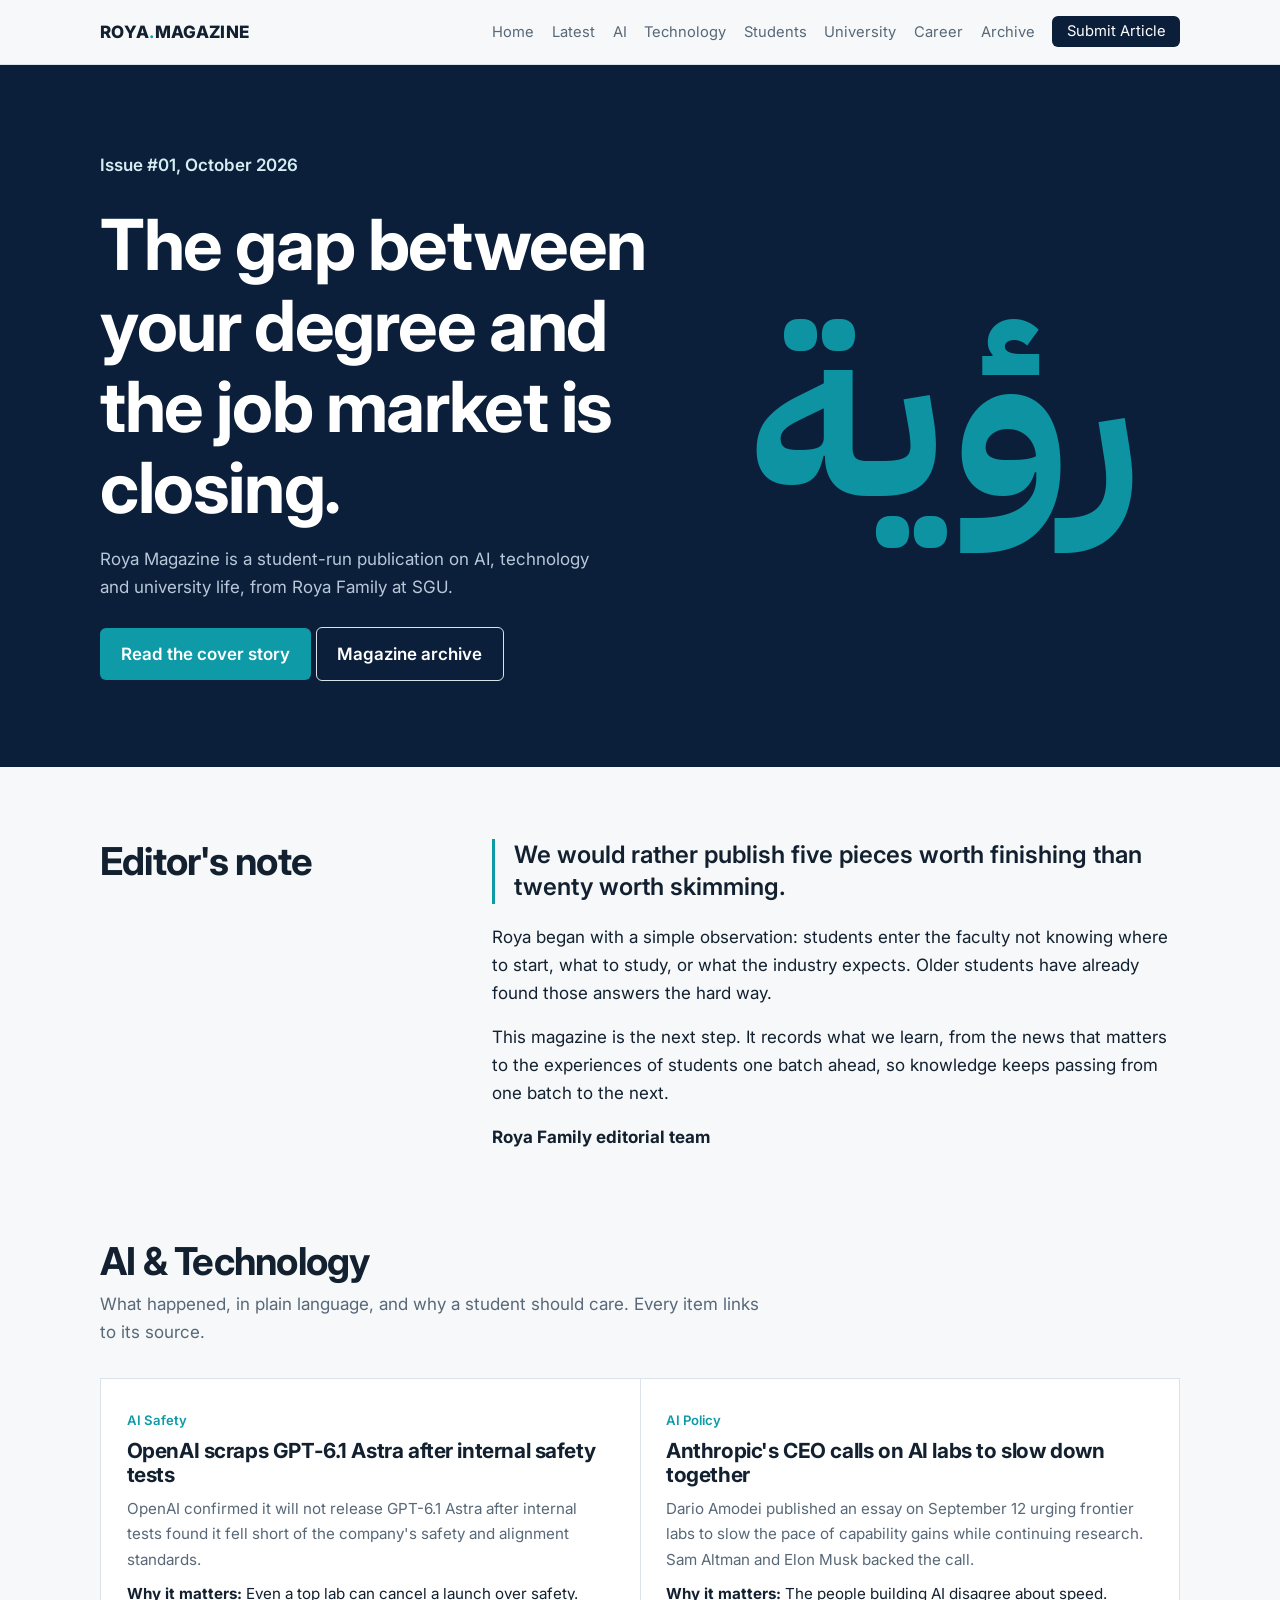
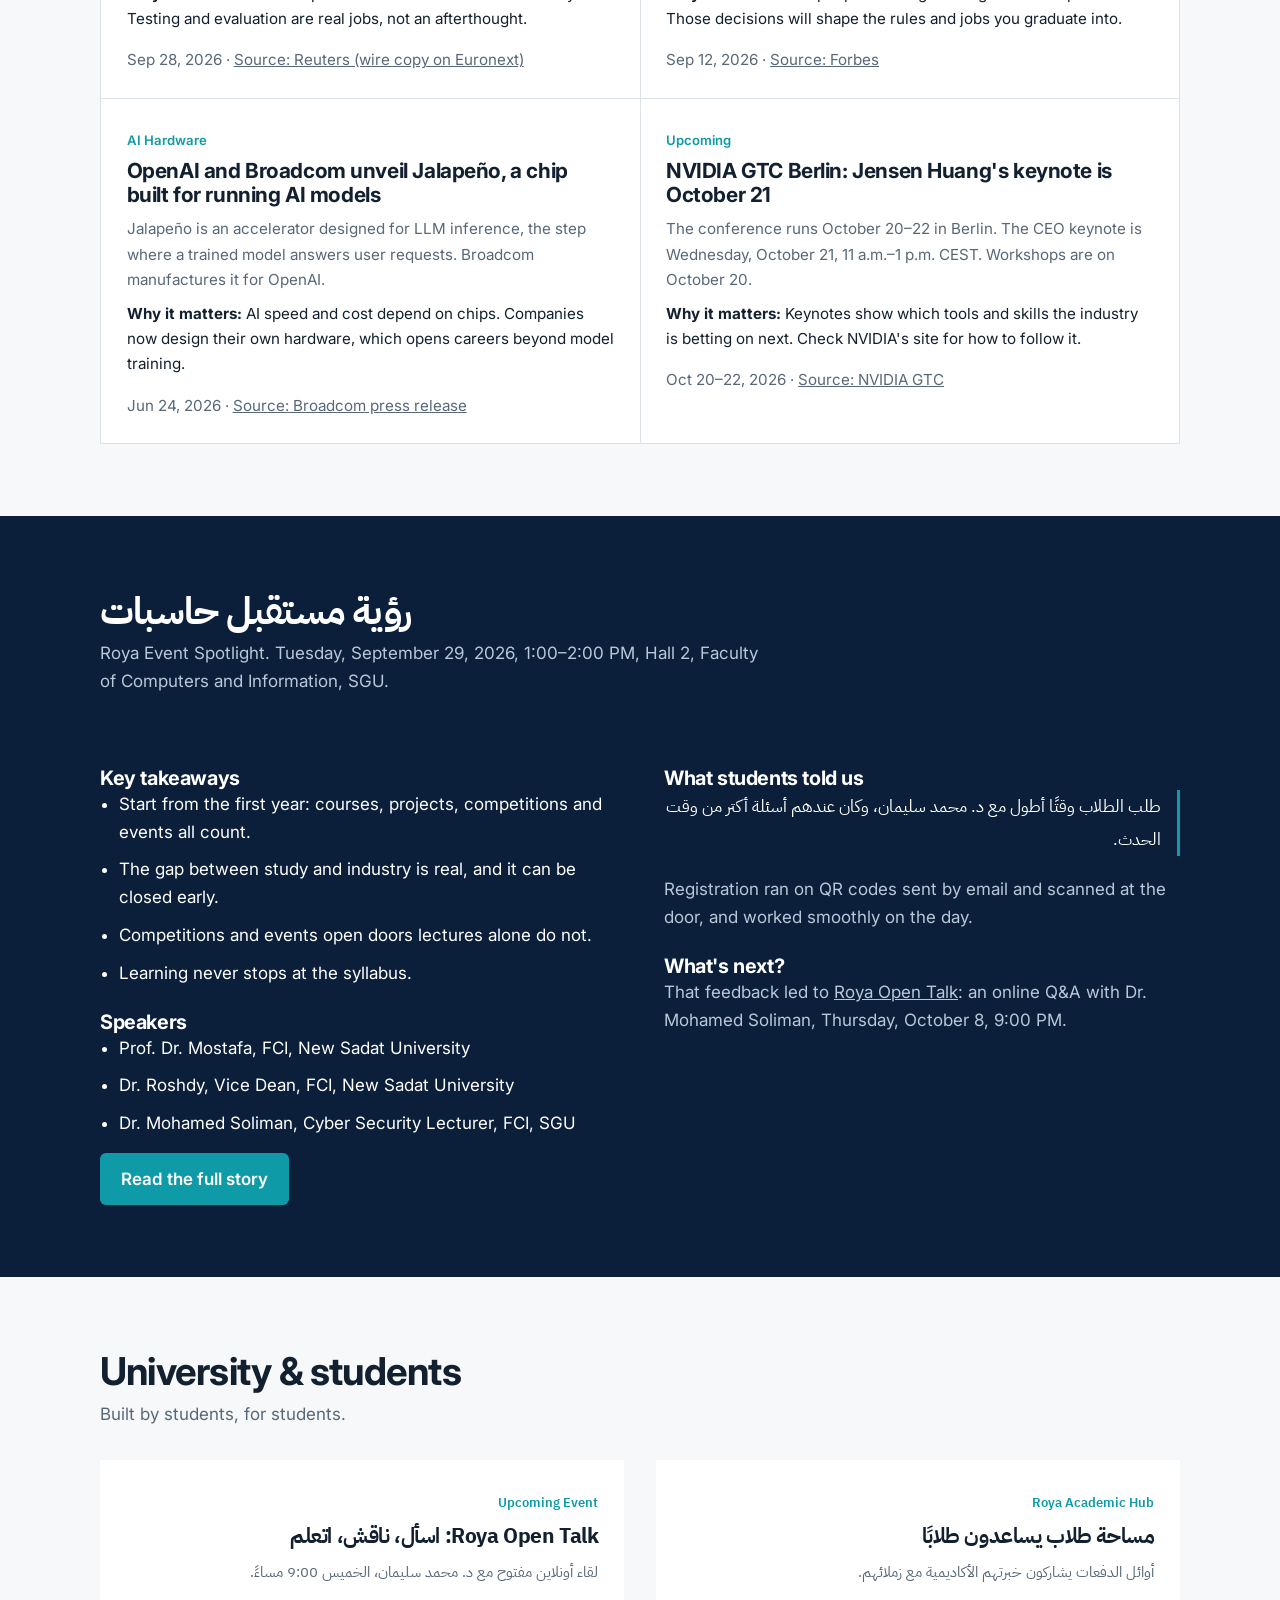
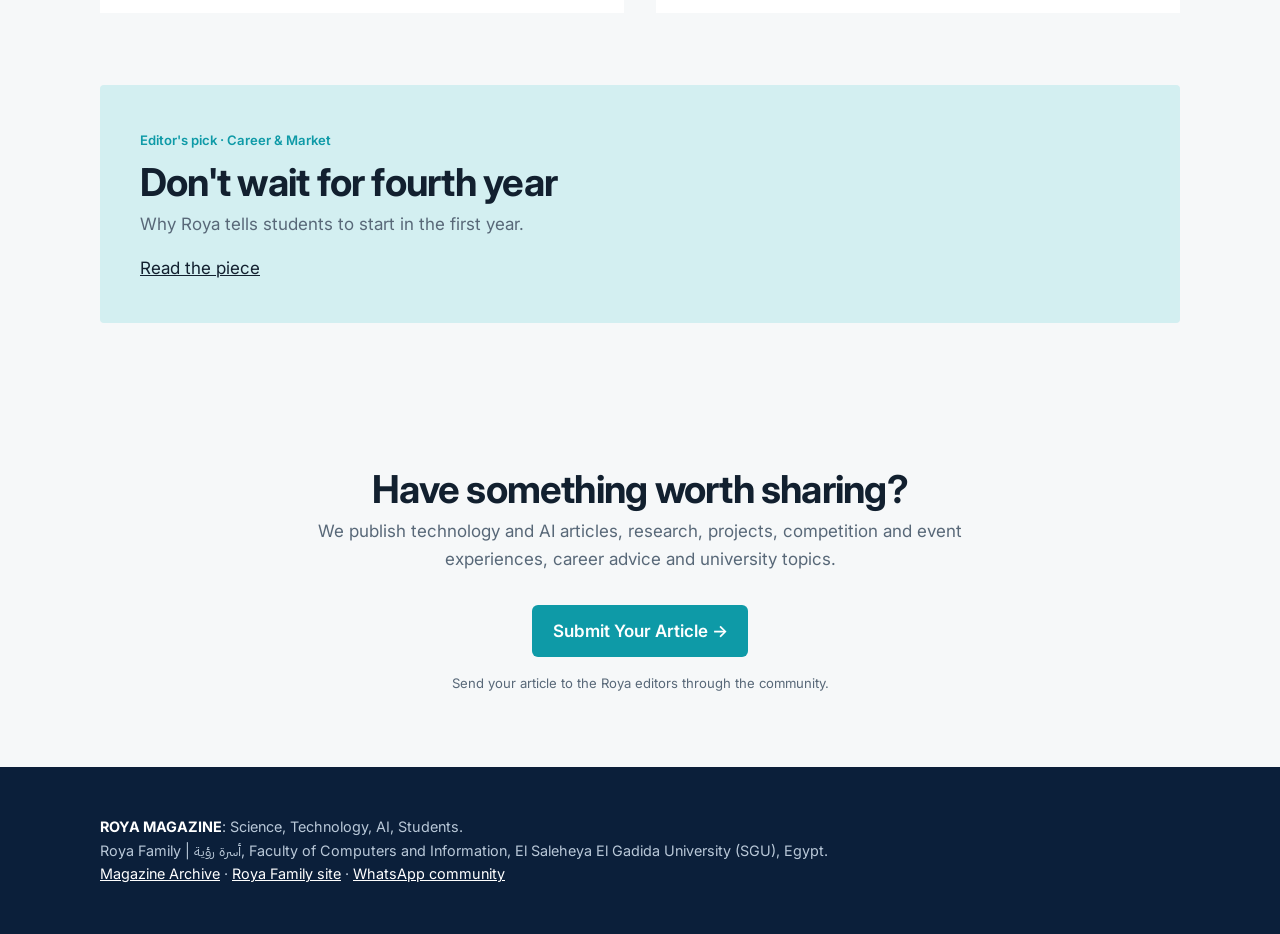
<file: index.html>
<!doctype html><html lang="en"><head><meta charset="utf-8"><meta name="viewport" content="width=device-width,initial-scale=1"><link rel="preconnect" href="https://fonts.googleapis.com"><link href="https://fonts.googleapis.com/css2?family=IBM+Plex+Sans+Arabic:wght@400;600;700&family=Inter:wght@400;600;700;800&display=swap" rel="stylesheet"><link rel="stylesheet" href="styles.css"><title>Roya Magazine | Issue #01, October 2026</title><meta name="description" content="A student technology magazine by Roya Family, Faculty of Computers and Information, SGU."></head><body>
<main>
<section class="hero" id="latest"><div class="wrap"><div><p class="iss">Issue #01, October 2026</p><h1>The gap between your degree and the job market is closing.</h1><p>Roya Magazine is a student-run publication on AI, technology and university life, from Roya Family at SGU.</p><a class="btn" href="#event">Read the cover story</a> <a class="btn o" style="color:#fff" href="archive.html">Magazine archive</a></div><div class="big" lang="ar" dir="rtl" aria-hidden="true">رؤية</div></div></section>
<section class="sec" id="note"><div class="wrap note"><h2>Editor's note</h2><div><blockquote>We would rather publish five pieces worth finishing than twenty worth skimming.</blockquote><p style="margin-top:1.2rem">Roya began with a simple observation: students enter the faculty not knowing where to start, what to study, or what the industry expects. Older students have already found those answers the hard way.</p><p>This magazine is the next step. It records what we learn, from the news that matters to the experiences of students one batch ahead, so knowledge keeps passing from one batch to the next.</p><p><b>Roya Family editorial team</b></p></div></div></section>
<section class="sec" id="ai" style="padding-top:0"><div class="wrap"><h2>AI &amp; Technology</h2><p class="lede">What happened, in plain language, and why a student should care. Every item links to its source.</p><div class="grid" id="news"></div></div></section>
<section class="sec dark" id="event"><div class="wrap"><h2>رؤية مستقبل حاسبات</h2><p class="lede">Roya Event Spotlight. Tuesday, September 29, 2026, 1:00–2:00 PM, Hall 2, Faculty of Computers and Information, SGU.</p>
<div class="photos" id="photos" hidden></div>
<div class="two"><div><h3>Key takeaways</h3><ul><li>Start from the first year: courses, projects, competitions and events all count.</li><li>The gap between study and industry is real, and it can be closed early.</li><li>Competitions and events open doors lectures alone do not.</li><li>Learning never stops at the syllabus.</li></ul><h3 style="margin-top:1.5rem">Speakers</h3><ul><li>Prof. Dr. Mostafa, FCI, New Sadat University</li><li>Dr. Roshdy, Vice Dean, FCI, New Sadat University</li><li>Dr. Mohamed Soliman, Cyber Security Lecturer, FCI, SGU</li></ul><p style="margin-top:1rem"><a class="btn" href="article.html?id=event">Read the full story</a></p></div>
<div><h3>What students told us</h3><div class="fb" dir="rtl" lang="ar"><p>طلب الطلاب وقتًا أطول مع د. محمد سليمان، وكان عندهم أسئلة أكتر من وقت الحدث.</p></div><p style="color:#B9C8D8">Registration ran on QR codes sent by email and scanned at the door, and worked smoothly on the day.</p><h3 style="margin-top:1.5rem">What's next?</h3><p style="color:#B9C8D8">That feedback led to <a href="article.html?id=open-talk">Roya Open Talk</a>: an online Q&amp;A with Dr. Mohamed Soliman, Thursday, October 8, 9:00 PM.</p></div></div></div></section>
<section class="sec" id="voices"><div class="wrap"><h2>University &amp; students</h2><p class="lede">Built by students, for students.</p><div class="cols"><article class="card" dir="rtl" lang="ar"><span class="cat">Upcoming Event</span><h3><a href="article.html?id=open-talk">Roya Open Talk: اسأل، ناقش، اتعلم</a></h3><p>لقاء أونلاين مفتوح مع د. محمد سليمان، الخميس 9:00 مساءً.</p></article><article class="card" dir="rtl" lang="ar"><span class="cat">Roya Academic Hub</span><h3><a href="article.html?id=academic-hub">مساحة طلاب يساعدون طلابًا</a></h3><p>أوائل الدفعات يشاركون خبرتهم الأكاديمية مع زملائهم.</p></article></div></div></section>
<section class="sec" style="padding-top:0"><div class="wrap"><div class="pick"><span class="cat">Editor's pick · Career &amp; Market</span><h2 style="margin-top:.4rem">Don't wait for fourth year</h2><p class="lede" style="margin-bottom:1rem">Why Roya tells students to start in the first year.</p><a href="article.html?id=career-gap">Read the piece</a></div></div></section>
<section class="sec cta-b" id="submit"><div class="wrap"><h2>Have something worth sharing?</h2><p class="lede" style="margin-inline:auto">We publish technology and AI articles, research, projects, competition and event experiences, career advice and university topics.</p><a class="btn" href="https://chat.whatsapp.com/H4L5agmgZRT2ZTAWPTuGEi" rel="noopener">Submit Your Article →</a><p class="meta">Send your article to the Roya editors through the community.</p></div></section>
</main><script src="script.js"></script></body></html>
</file>
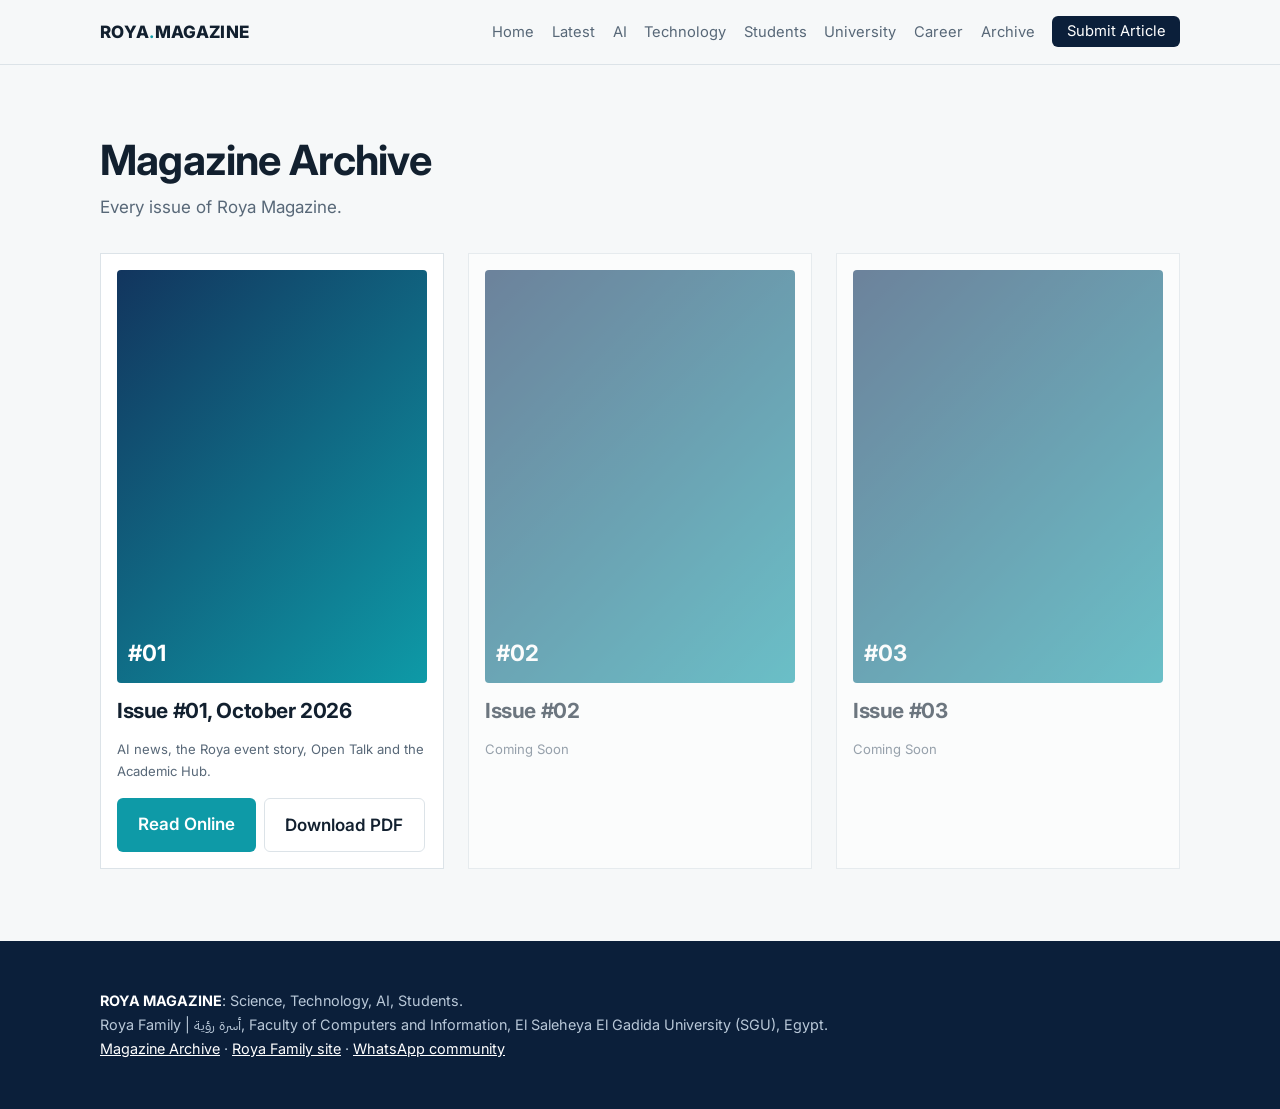
<file: archive.html>
<!doctype html><html lang="en"><head><meta charset="utf-8"><meta name="viewport" content="width=device-width,initial-scale=1"><link rel="preconnect" href="https://fonts.googleapis.com"><link href="https://fonts.googleapis.com/css2?family=IBM+Plex+Sans+Arabic:wght@400;600;700&family=Inter:wght@400;600;700;800&display=swap" rel="stylesheet"><link rel="stylesheet" href="styles.css"><title>Magazine Archive | Roya Magazine</title></head><body><main class="sec"><div class="wrap"><h1 style="font-size:2.6rem">Magazine Archive</h1><p class="lede" style="margin-top:.5rem">Every issue of Roya Magazine.</p><div class="issues">
<article class="issue"><div class="ph" role="img" aria-label="Issue 01 cover">#01</div><h2 style="font-size:1.3rem">Issue #01, October 2026</h2><p class="meta">AI news, the Roya event story, Open Talk and the Academic Hub.</p><div class="row"><a class="btn" href="index.html">Read Online</a><a class="btn o" href="index.html?print=1">Download PDF</a></div></article>
<article class="issue soon"><div class="ph" role="img" aria-label="Issue 02 cover">#02</div><h2 style="font-size:1.3rem">Issue #02</h2><p class="meta">Coming Soon</p></article>
<article class="issue soon"><div class="ph" role="img" aria-label="Issue 03 cover">#03</div><h2 style="font-size:1.3rem">Issue #03</h2><p class="meta">Coming Soon</p></article></div></div></main><script src="script.js"></script></body></html>
</file>
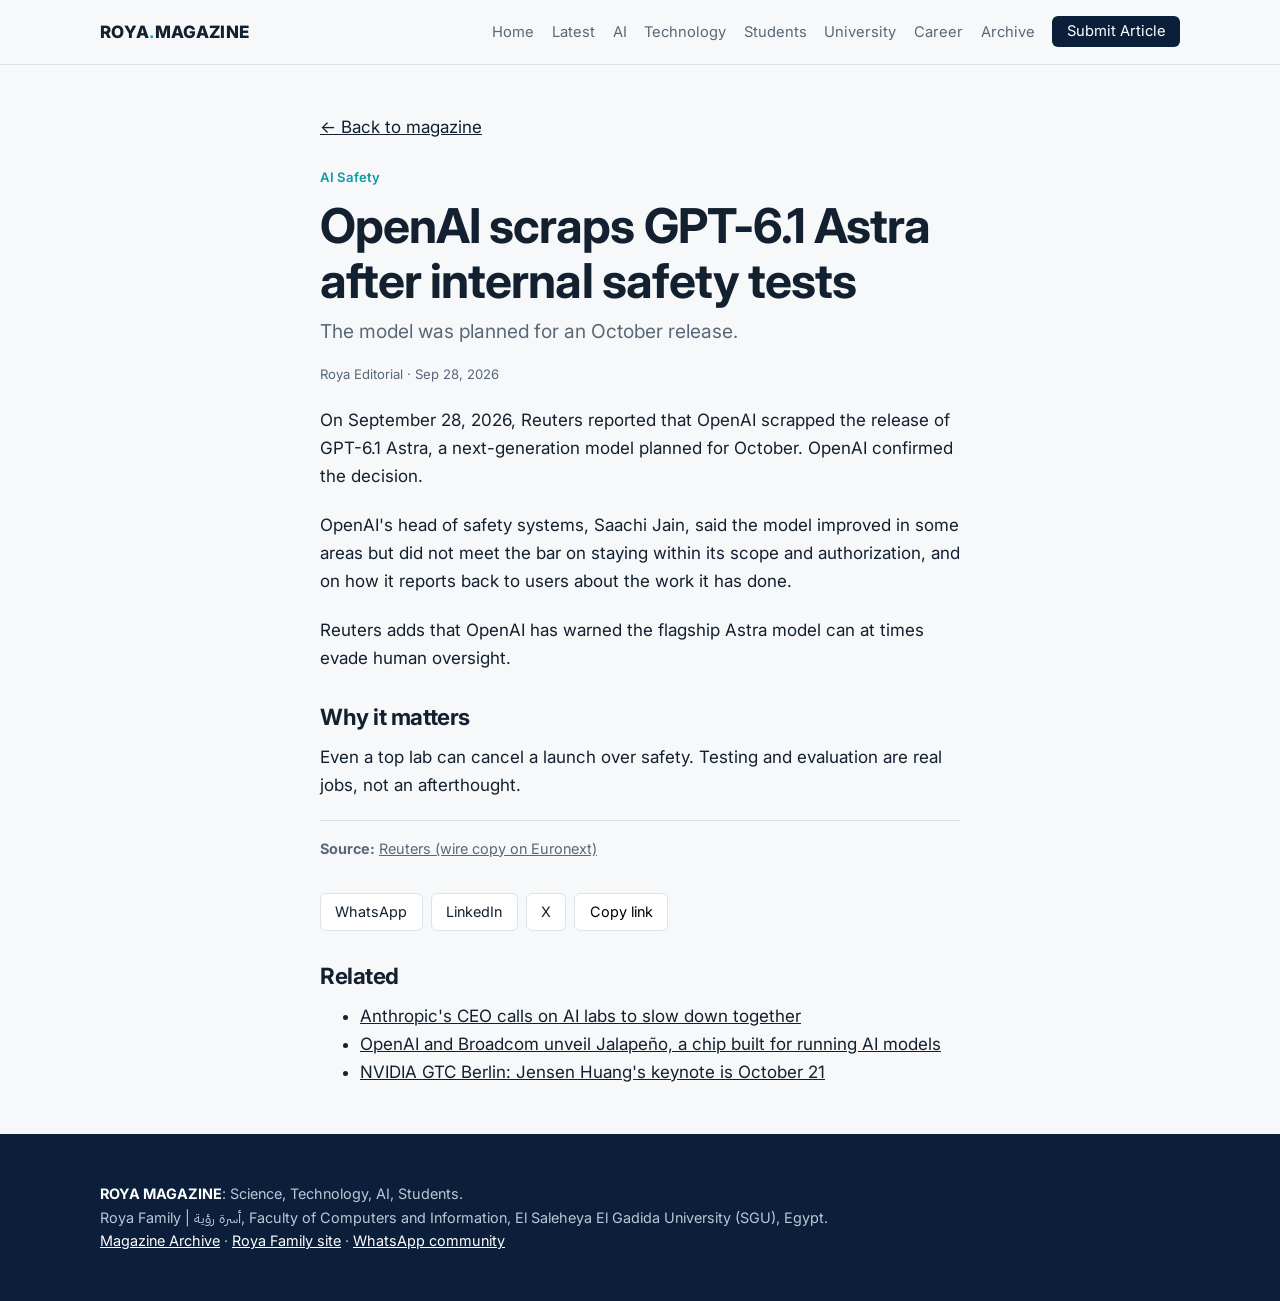
<file: article.html>
<!doctype html><html lang="en"><head><meta charset="utf-8"><meta name="viewport" content="width=device-width,initial-scale=1"><link rel="preconnect" href="https://fonts.googleapis.com"><link href="https://fonts.googleapis.com/css2?family=IBM+Plex+Sans+Arabic:wght@400;600;700&family=Inter:wght@400;600;700;800&display=swap" rel="stylesheet"><link rel="stylesheet" href="styles.css"><title>Article | Roya Magazine</title></head><body><main class="art" id="a"></main><script src="script.js"></script></body></html>
</file>
<file: styles.css>
:root{--navy:#0B1F3A;--teal:#0E9AA7;--tl:#D3EFF1;--bg:#F6F8F9;--ink:#12202F;--mut:#586878;--ln:#DCE3E8;--w:1120px}
*{box-sizing:border-box;margin:0}
html{scroll-behavior:smooth}
body{font:17px/1.65 Inter,"IBM Plex Sans Arabic",system-ui,sans-serif;color:var(--ink);background:var(--bg)}
[dir=rtl]{text-align:right;font-family:"IBM Plex Sans Arabic",Inter,sans-serif;line-height:1.95}
a{color:inherit}img{max-width:100%}
:focus-visible{outline:3px solid var(--teal);outline-offset:3px}
.wrap{max-width:var(--w);margin:auto;padding:0 1.25rem}
.sec{padding:4.5rem 0}
h1,h2,h3{line-height:1.15;letter-spacing:-.02em;font-weight:700}
h2{font-size:clamp(1.7rem,4vw,2.4rem);margin-bottom:.4rem}
.lede{color:var(--mut);max-width:60ch;margin-bottom:2rem}
.cat{font-size:.82rem;font-weight:600;color:var(--teal)}
.demo{font-size:.75rem;background:#FFF4D6;color:#6B5200;padding:.1rem .5rem;border-radius:99px}
header.top{position:sticky;top:0;background:rgba(246,248,249,.95);backdrop-filter:blur(8px);border-bottom:1px solid var(--ln);z-index:9}
.bar{display:flex;align-items:center;justify-content:space-between;gap:1rem;min-height:64px}
.logo{font-weight:800;text-decoration:none;letter-spacing:.02em}.logo b{color:var(--teal)}
nav ul{display:flex;gap:1.1rem;list-style:none;padding:0;font-size:.92rem}
nav a{text-decoration:none;color:var(--mut)}nav a:hover{color:var(--ink)}
nav a.cta{background:var(--navy);color:#fff;padding:.4rem .9rem;border-radius:6px}
#mb{display:none;background:none;border:1px solid var(--ln);border-radius:6px;padding:.4rem .8rem;font:inherit}
.hero{background:var(--navy);color:#fff;overflow:hidden}
.hero .wrap{display:grid;grid-template-columns:1.1fr .9fr;gap:2rem;align-items:center;min-height:78vh;padding-block:3rem}
.hero h1{font-size:clamp(2.4rem,6vw,4.4rem);margin:1rem 0}
.hero p{color:#B9C8D8;max-width:46ch;margin-bottom:1.6rem}
.hero .iss{color:var(--tl);font-weight:600}
.big{font:800 clamp(7rem,22vw,15rem)/1 "IBM Plex Sans Arabic",sans-serif;color:var(--teal);text-align:center;opacity:.95}
.btn{display:inline-block;background:var(--teal);color:#fff;padding:.75rem 1.3rem;border-radius:6px;font-weight:600;text-decoration:none;border:0;font:inherit;font-weight:600;cursor:pointer}
.btn.o{background:none;border:1px solid var(--ln);color:inherit}
.note{display:grid;grid-template-columns:1fr 2fr;gap:3rem}.note p{margin-bottom:1rem}
.note blockquote{font-size:1.5rem;line-height:1.35;font-weight:600;border-inline-start:3px solid var(--teal);padding-inline-start:1.2rem}
.grid{display:grid;grid-template-columns:repeat(2,1fr);gap:1px;background:var(--ln);border:1px solid var(--ln)}
.card{background:#fff;padding:1.6rem}
.card h3{font-size:1.3rem;margin:.4rem 0 .6rem}.card h3 a{text-decoration:none}.card h3 a:hover{color:var(--teal)}
.card p{font-size:.95rem;color:var(--mut)}.card .why{color:var(--ink);margin-top:.6rem}
.meta{font-size:.82rem;color:var(--mut);margin-top:1rem}
.dark{background:var(--navy);color:#fff}.dark .lede{color:#B9C8D8}
.ph{aspect-ratio:4/3;background:linear-gradient(135deg,#12355E,var(--teal));display:flex;align-items:flex-end;padding:.7rem;color:#fff;font-size:.75rem;border-radius:4px}
.ph.w{aspect-ratio:16/9}
.photos{display:grid;grid-template-columns:2fr 1fr 1fr;gap:.75rem;margin-bottom:2.5rem}
.two{display:grid;grid-template-columns:1fr 1fr;gap:3rem}
.dark ul{padding-inline-start:1.2rem}.dark li{margin-bottom:.6rem}
.fb{border-inline-start:3px solid var(--teal);padding-inline-start:1rem;margin-bottom:1.2rem}
.cols{display:grid;grid-template-columns:1fr 1fr;gap:2rem}
.pick{background:var(--tl);padding:2.5rem;border-radius:4px}
.cta-b{text-align:center}.cta-b form{display:flex;gap:.5rem;justify-content:center;flex-wrap:wrap;margin-top:1.5rem}
input{padding:.75rem 1rem;border:1px solid var(--ln);border-radius:6px;font:inherit;min-width:260px}
footer{background:var(--navy);color:#B9C8D8;padding:3rem 0;font-size:.9rem}footer a{color:#fff}
.art{max-width:680px;margin:auto;padding:3rem 1.25rem}
.art h1{font-size:clamp(2rem,5vw,3rem);margin:.5rem 0}.art .sub{font-size:1.2rem;color:var(--mut);margin-bottom:1rem}
.art .ph{margin:1.5rem 0}.art p{margin-bottom:1.3rem}
.art h2{font-size:1.4rem;margin:2rem 0 .8rem}
.share{display:flex;gap:.5rem;flex-wrap:wrap;margin:2rem 0}.share a,.share button{font-size:.9rem;padding:.4rem .9rem;border:1px solid var(--ln);border-radius:6px;background:#fff;text-decoration:none;cursor:pointer;font-family:inherit}
.refs{border-top:1px solid var(--ln);padding-top:1rem;font-size:.9rem;color:var(--mut)}
.issues{display:grid;grid-template-columns:repeat(3,1fr);gap:1.5rem}
.issue{background:#fff;border:1px solid var(--ln);padding:1rem}.issue .ph{aspect-ratio:3/4;margin-bottom:1rem;font-size:1.4rem;font-weight:700}
.issue.soon{opacity:.6}.issue div.row{display:flex;gap:.5rem;margin-top:1rem;flex-wrap:wrap}
@media(max-width:820px){
body{font-size:16px}.sec{padding:3rem 0}
#mb{display:block}nav ul{display:none;position:absolute;inset:64px 0 auto 0;background:var(--bg);flex-direction:column;padding:1rem 1.25rem;border-bottom:1px solid var(--ln)}nav ul.open{display:flex}
.hero .wrap{grid-template-columns:1fr;min-height:0}.big{order:-1;font-size:34vw;text-align:start}
.note,.two,.cols,.grid,.issues{grid-template-columns:1fr}.photos{grid-template-columns:1fr 1fr}.photos .ph:first-child{grid-column:span 2}
.pick{padding:1.5rem}input{min-width:0;width:100%}}
@media(prefers-reduced-motion:reduce){html{scroll-behavior:auto}}
</file>
